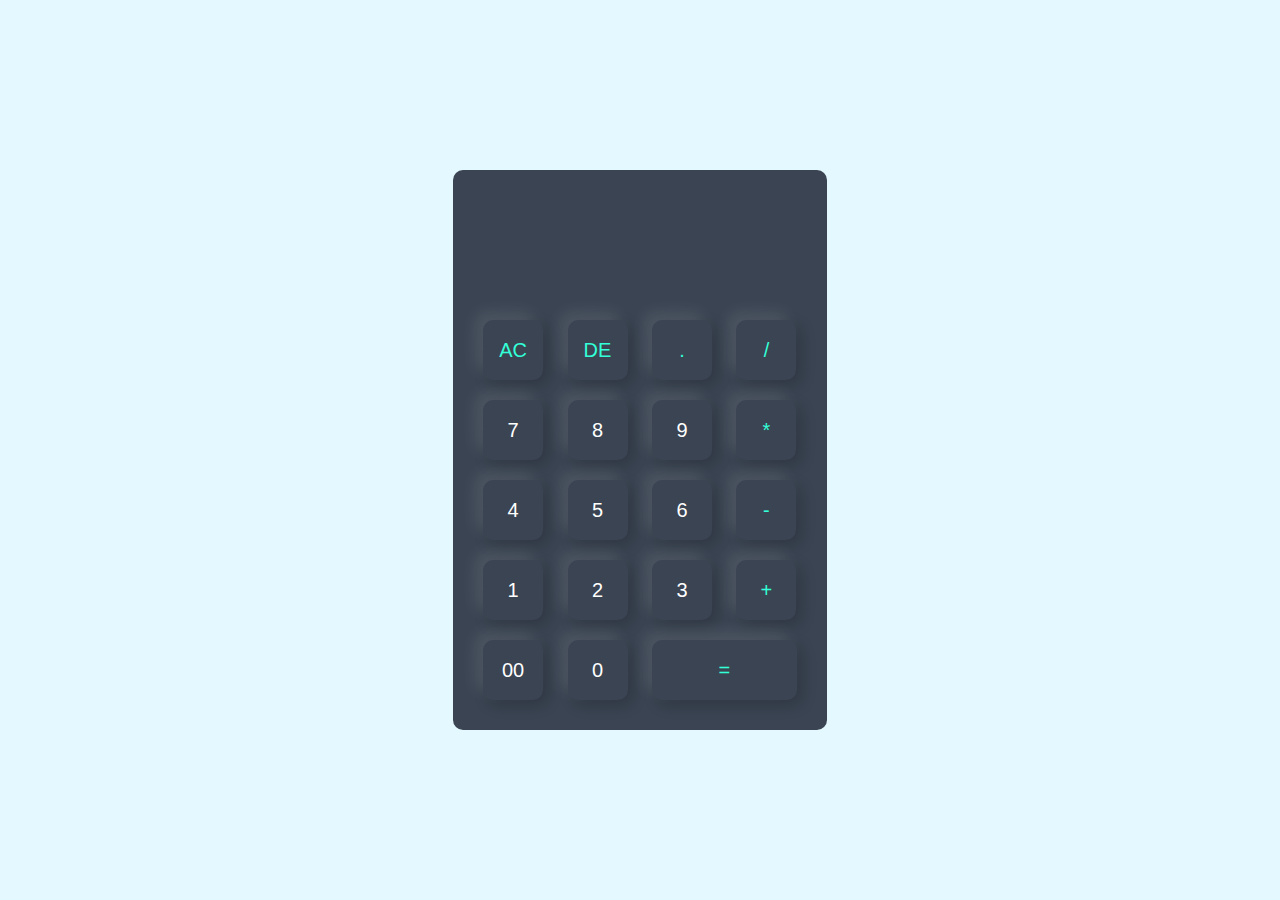
<file: A Calculator/index.html>
<!DOCTYPE html>
<html>
    <head>
        <meta name="viewport" content="width=device-width, initial-scale=1.0">
        <title>Calculator</title>
        <link rel="stylesheet" href="style.css">
    </head>
    <body>
        <div class="container">
            <div class="calculator">
                <form action="">
                    <div class="display">
                        <input type="text" name="display">
                    </div>
                    <div>
                        <input type="button" value="AC" onclick="display.value = ''" class="operator">
                        <input type="button" value="DE" onclick="display.value = display.value.toString().slice(0, -1)" class="operator">
                        <input type="button" value="." onclick="display.value += '.'" class="operator">
                        <input type="button" value="/" onclick="display.value += '/'" class="operator">
                    </div>
                    <div>
                        <input type="button" value="7" onclick="display.value += '7'">
                        <input type="button" value="8" onclick="display.value += '8'">
                        <input type="button" value="9" onclick="display.value += '9'">
                        <input type="button" value="*" onclick="display.value += '*'" class="operator">
                    </div>
                    <div>
                        <input type="button" value="4" onclick="display.value += '4'">
                        <input type="button" value="5" onclick="display.value += '5'">
                        <input type="button" value="6" onclick="display.value += '6'">
                        <input type="button" value="-" onclick="display.value += '-'" class="operator">
                    </div>
                    <div>
                        <input type="button" value="1" onclick="display.value += '1'">
                        <input type="button" value="2" onclick="display.value += '2'">
                        <input type="button" value="3" onclick="display.value += '3'">
                        <input type="button" value="+" onclick="display.value += '+'" class="operator">
                    </div>
                    <div>
                        <input type="button" value="00" onclick="display.value += '00'">
                        <input type="button" value="0" onclick="display.value += '0'">
                        <input type="button" value="=" onclick="display.value = eval(display.value)" class="equal operator" >
                    </div>
                </form>
            </div>
        </div>
        <script>
             
        </script>
    </body>
</html>
</file>
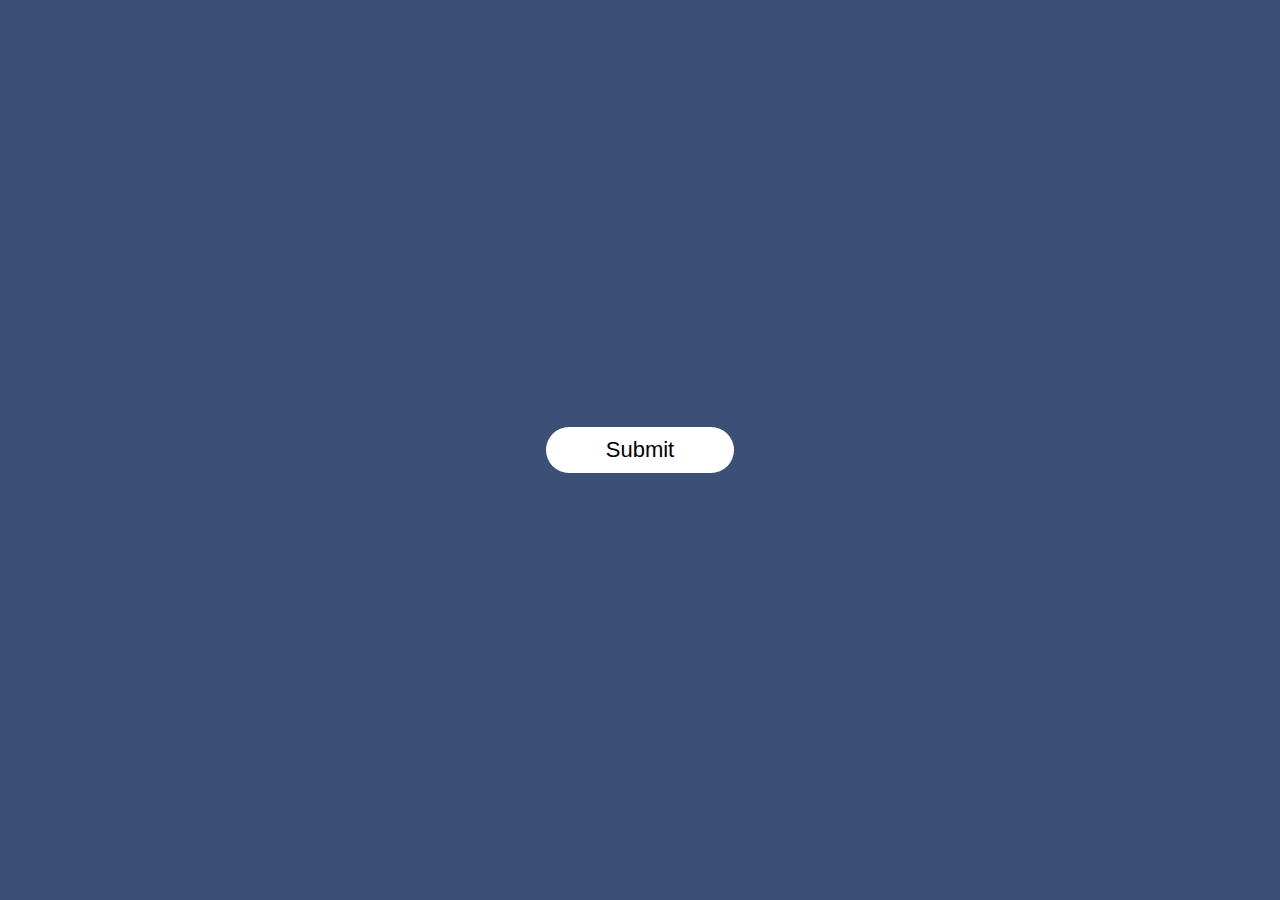
<file: A Popup/index.html>
<!DOCTYPE html>
<html>
    <head>
        <meta name="viewport" content="width=device-width, initial-scale=1.0">
        <title>Popup</title>
        <link rel="stylesheet" href="style.css">
    </head>
    <body>
        <div class="container">
            <button type="submit" class="btn" onclick="openPopup()">Submit</button>
            <div class="popup" id="popup">
                <img src="404-tick.png">
                <h2>Thank You!</h2>
                <p>Your details has been successfully submitted. Thanks!</p>
                <button type="button" onclick="closePopup()">OK</button>
            </div>
        </div>
        <script>
            let popup = document.getElementById("popup")

            function openPopup() {
                popup.classList.add("open-popup")
            }

            function closePopup() {
                popup.classList.remove("open-popup")
            }
        </script>
    </body>
</html>
</file>
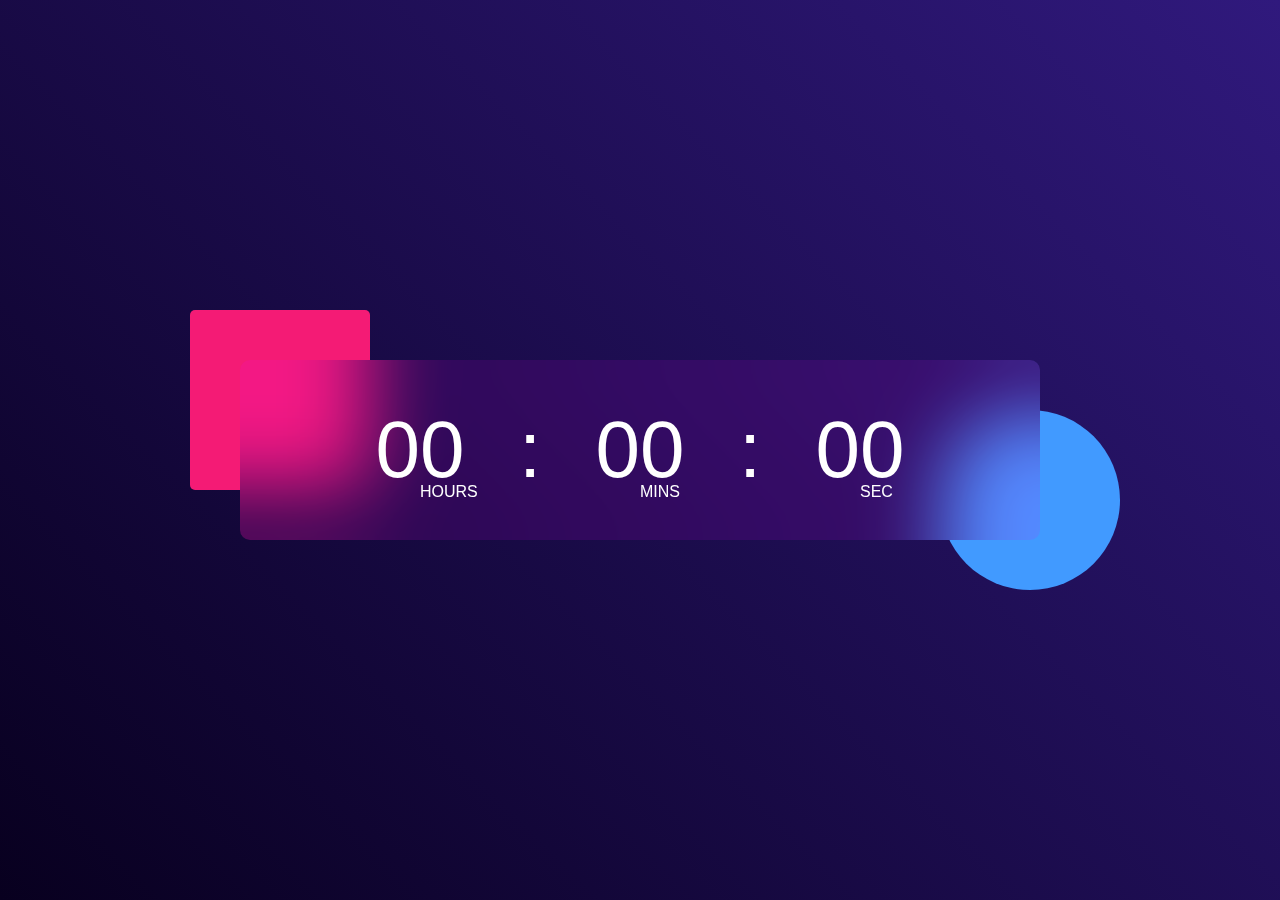
<file: Digital Clock/index.html>
<!DOCTYPE html>
<html>
    <head>
        <meta name="viewport" content="width=device-width, initial-scale=1.0">
        <title>Digital Clock</title>
        <link rel="stylesheet" href="style.css">
    </head> 
    <body>
        <div class="hero">
            <div class="container">
                <div class="clock">
                    <span id="hrs">00</span>
                    <span>:</span>
                    <span id="min">00</span>
                    <span>:</span>
                    <span id="sec">00</span>
                </div>
            </div>
        </div>
        <script>
            let hrs = document.getElementById("hrs");
            let min = document.getElementById("min");
            let sec = document.getElementById("sec");

            setInterval(()=>{
                let currentTime = new Date();

                hrs.innerHTML = (currentTime.getHours() < 10 ? "0" : "") + currentTime.getHours();
                min.innerHTML = (currentTime.getMinutes() < 10 ? "0" : "") + currentTime.getMinutes();
                sec.innerHTML = (currentTime.getSeconds() < 10 ? "0" : "") + currentTime.getSeconds();
            }, 1000)
        </script>
    </body>
</html>
</file>
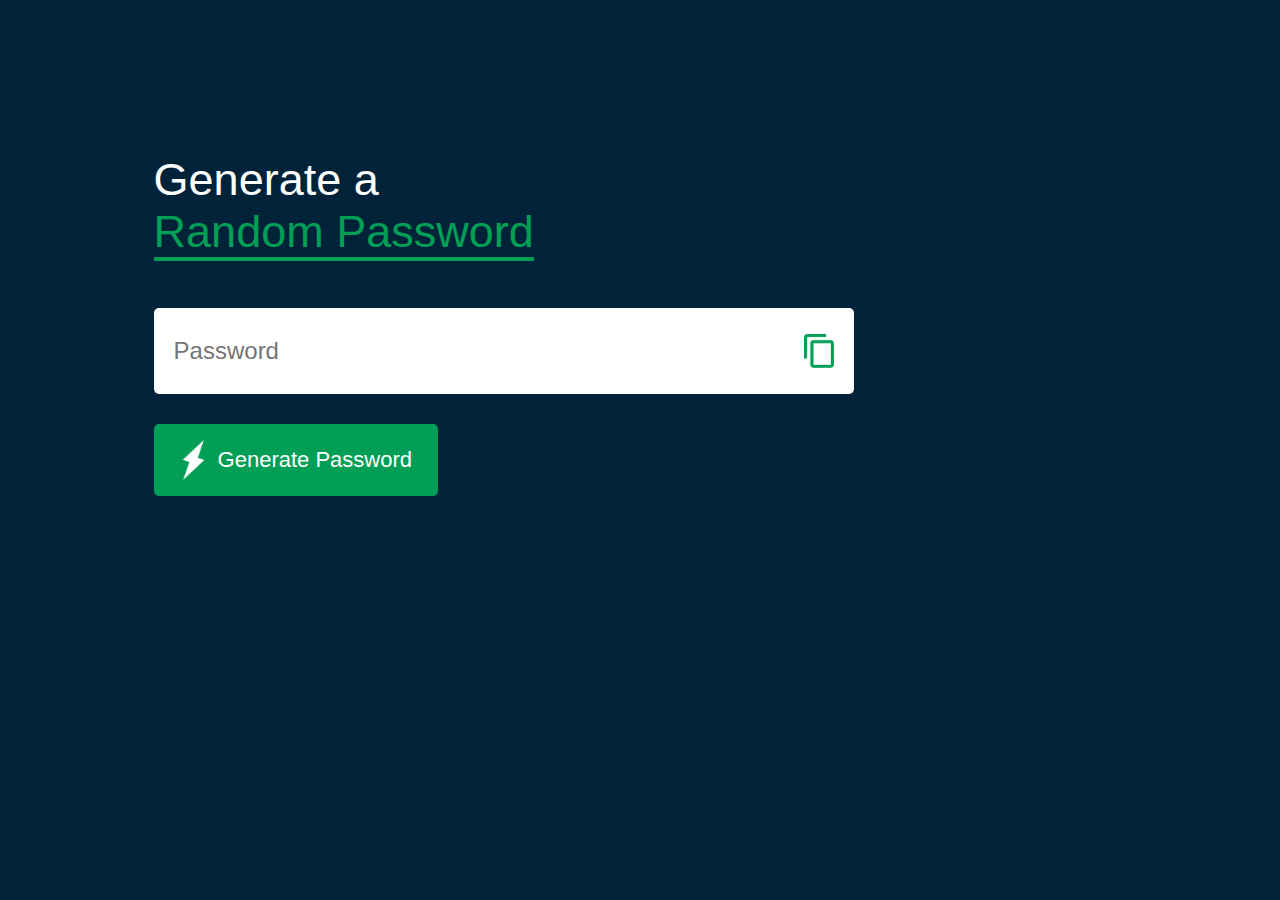
<file: Generate a Random Password/index.html>
<!DOCTYPE html>
<html>
    <head>
        <meta name="viewport" content="width=device-width, initial-scale=1.0">
        <title>Random Password Generator</title>
        <link rel="stylesheet" href="style.css">
    </head>
    <body>
        <div class="container">
            <h1>Generate a<br><span>Random Password</span></h1>
            <div class="display">
                <input type="text" id="password" placeholder="Password">
                <img src="images/copy.png" alt="" onclick="copyPassword()">
            </div>
            <button onclick="createPassword()"><img src="images/generate.png">Generate Password</button>
        </div>
        <script>
            const passwordBox = document.getElementById("password")
            const lenght = 12

            const upperCase = "ABCDEFGHIJKLMNOPQRSTUVWXYZ"
            const lowerCase = "abcdefghijklmnopqrtsuvwxyz"
            const number = "0123456789"
            const symbol = "@#$%^&*()_+-={}|[]:;'<>?,./"

            const allChars = upperCase + lowerCase + number + symbol

            function createPassword() {
                let password = ""

                password += upperCase[Math.floor(Math.random() * upperCase.length)]
                password += lowerCase[Math.floor(Math.random() * lowerCase.length)]
                password += number[Math.floor(Math.random() * number.length)]
                password += symbol[Math.floor(Math.random() * symbol.length)]
                password += upperCase[Math.floor(Math.random() * upperCase.length)]
                password += lowerCase[Math.floor(Math.random() * lowerCase.length)]
                password += number[Math.floor(Math.random() * number.length)]
                password += symbol[Math.floor(Math.random() * symbol.length)]
                password += upperCase[Math.floor(Math.random() * upperCase.length)]
                password += lowerCase[Math.floor(Math.random() * lowerCase.length)]
                password += number[Math.floor(Math.random() * number.length)]
                password += symbol[Math.floor(Math.random() * symbol.length)]

                while (length > password.length) {
                    password += allChars[Math.floor(Math.random() * allChars.length)]
                }

                passwordBox.value = password
            }

            function copyPassword() {
                passwordBox.select();
                document.execCommand("copy");    
            }
        </script>
    </body>
</html>
</file>
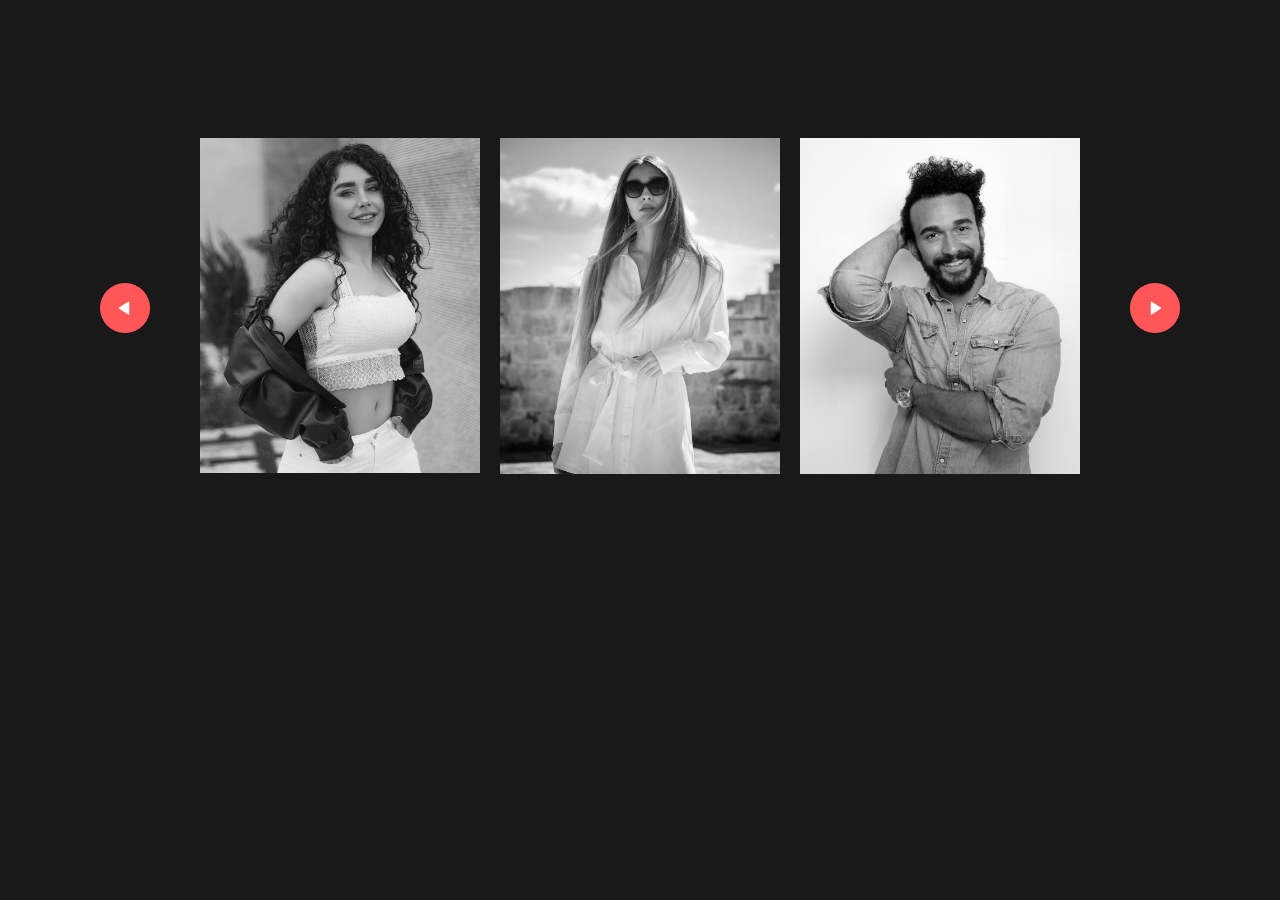
<file: Image Gallery/index.html>
<!DOCTYPE html>
<html>

<head>
    <meta name="viewport" content="width=device-width, initial-scale=1.0">
    <title>Image Gallery</title>
    <link rel="stylesheet" href="style.css">
</head>

<body>
    <div class="gallery-wrap">
        <img src="images/back.png" alt="" id="backBtn">
        <div class="gallery">
            <div>
                <span><img src="images/image-1.png" alt=""></span>
                <span><img src="images/image-2.png" alt=""></span>
                <span><img src="images/image-3.png" alt=""></span>
            </div>
            <div>
                <span><img src="images/image-4.png" alt=""></span>
                <span><img src="images/image-5.png" alt=""></span>
                <span><img src="images/image-6.png" alt=""></span>
            </div>
        </div>
        <img src="images/next.png" alt="" id="nextBtn">
    </div>
    <script>
        let scrollContainer = document.querySelector(".gallery")
        let backBtn = document.getElementById("backBtn")
        let nextBtn = document.getElementById("nextBtn")

        scrollContainer.addEventListener("wheel", (evt) => {
            evt.preventDefault
            scrollContainer.scrollLeft += evt.deltaY
            scrollContainer.style.scrollBehavior = "auto"
        })

        nextBtn.addEventListener("click", ()=> {
            scrollContainer.style.scrollBehavior = "smooth"
            scrollContainer.scrollLeft += 900
        })

        backBtn.addEventListener("click", ()=>{
            scrollContainer.style.scrollBehavior = "smooth"
            scrollContainer.scrollLeft -= 900
        })
    </script>
</body>

</html>
</file>
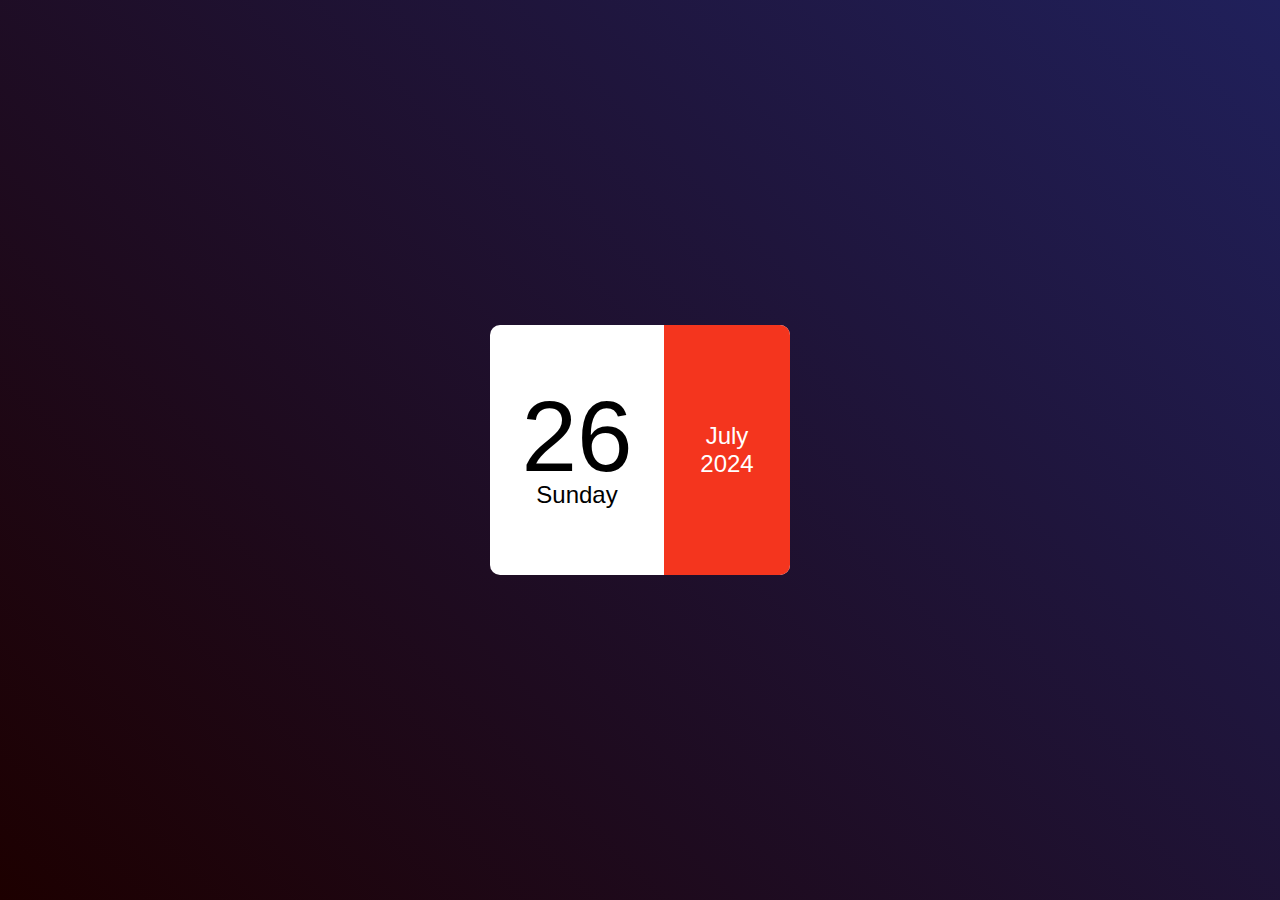
<file: Mini Calendar/index.html>
<!DOCTYPE html>
<html>
    <head>
        <meta name="viewport" content="width=device-width, initial-scale=1.0">
        <title>Mini Calendar</title>
        <link rel="stylesheet" href="style.css">
    </head>
    <body>
        <div class="hero">
            <div class="calendar">
                <div class="left">
                    <p id="date">01</p>
                    <p id="day">Sunday</p>
                </div>
                <div class="right">
                    <p id="month">January</p>
                    <p id="year">2024</p>
                </div>
            </div>
        </div>
        <script>
            const date = document.getElementById("date")
            const day = document.getElementById("day")
            const month = document.getElementById("month")
            const year = document.getElementById("year")

            const today = new Date();

            const weekDays = ["Sunday", "Monday", "Tuesday", "Wednesday", "Thursday", "Friday", "Saturday"]
            const allMonts = ["January", "February", "March", "April", "May", "June", "July", "August", "September", "October", "November", "December"]
 
            date.innerHTML = (today.getDate() < 10 ? "0" : "") + today.getDate();
            day.innerHTML = weekDays[today.getDay()];
            month.innerHTML = allMonts[today.getMonth()];
            year.innerHTML = year.getFullYear();
        </script>
    </body>
</html>
</file>
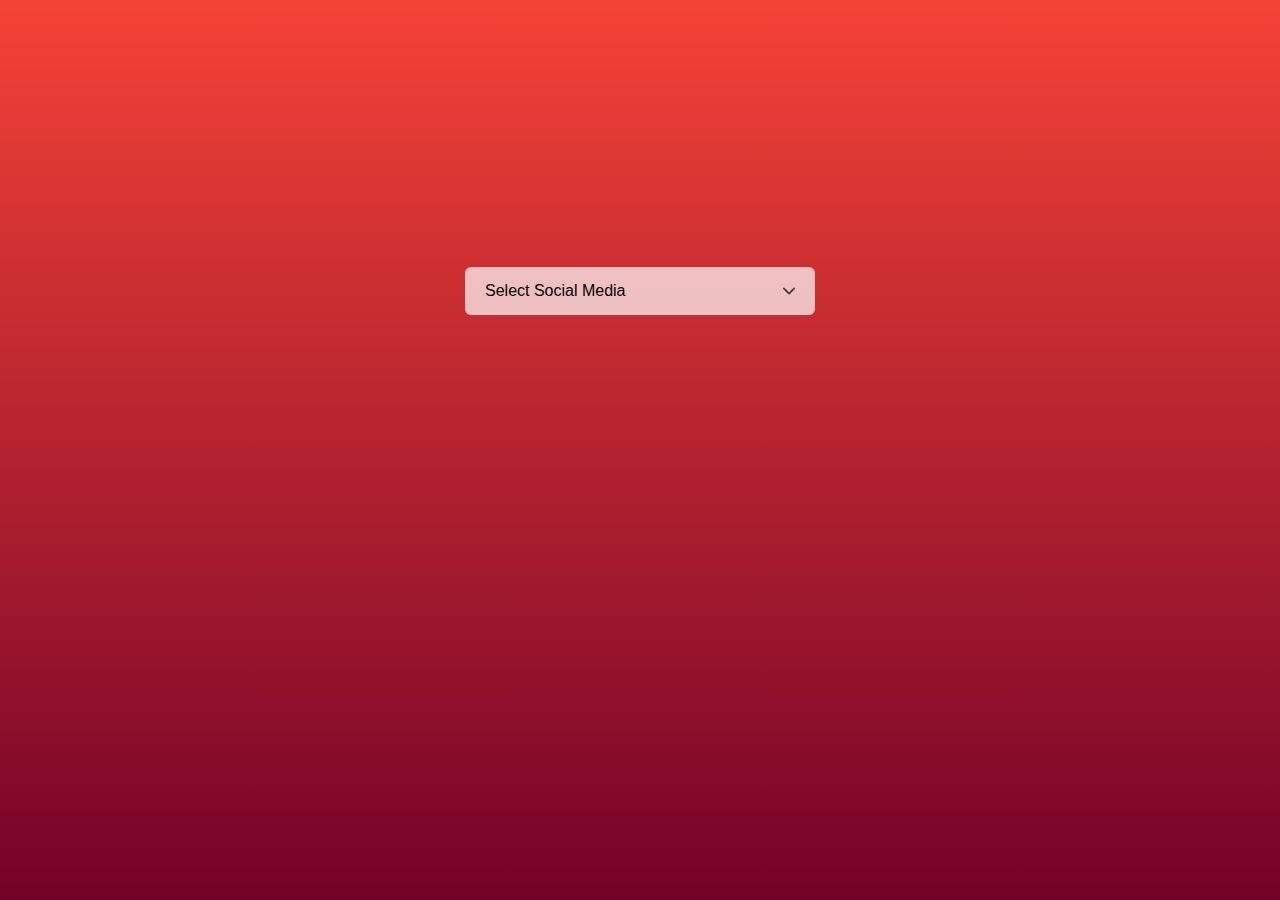
<file: Select Menu/index.html>
<!DOCTYPE html>
<html>
    <head>
        <title>Select Menu</title>
        <link rel="stylesheet" href="style.css">
    </head>
    <body>
        <div class="hero">
            <div class="selector">
                <div id="selectField">
                    <p id="selectText">Select Social Media</p>
                    <img src="SelectMenu_Img/arrow.png" id="arrowIcon">
                </div>
                <ul id="list" class="hide">
                    <li class="options">
                        <img src="SelectMenu_Img/facebook.png">
                        <p>Facebook</p>
                    </li>
                    <li class="options">
                        <img src="SelectMenu_Img/youtube.png">
                        <p>Youtube</p>
                    </li>
                    <li class="options">
                        <img src="SelectMenu_Img/instagram.png">
                        <p>Instagram</p>
                    </li>
                    <li class="options">
                        <img src="SelectMenu_Img/twitter.png">
                        <p>Twitter</p>
                    </li>
                    <li class="options">
                        <img src="SelectMenu_Img/pinterest.png">
                        <p>Printerest</p>
                    </li>
                    <li class="options">
                        <img src="SelectMenu_Img/whatsapp.png">
                        <p>WhatsApp</p>
                    </li>
                </ul>
            </div>
        </div>
        <script>

            var selectField = document.getElementById("selectField");
            var selectText = document.getElementById("selectText");
            var options = document.getElementsByClassName("options");
            var list = document.getElementById("list");
            var arrowIcon = document.getElementById("arrowIcon");

            selectField.onclick = function() {
                list.classList.toggle("hide");
                arrowIcon.classList.toggle("rotate");
            }

            for (option of options) {
                option.onclick = function() {
                    selectText.innerHTML = this.textContent;
                    list.classList.toggle("hide");
                    arrowIcon.classList.toggle("rotate");
                }
            }

        </script>     
    </body>
</html>
</file>
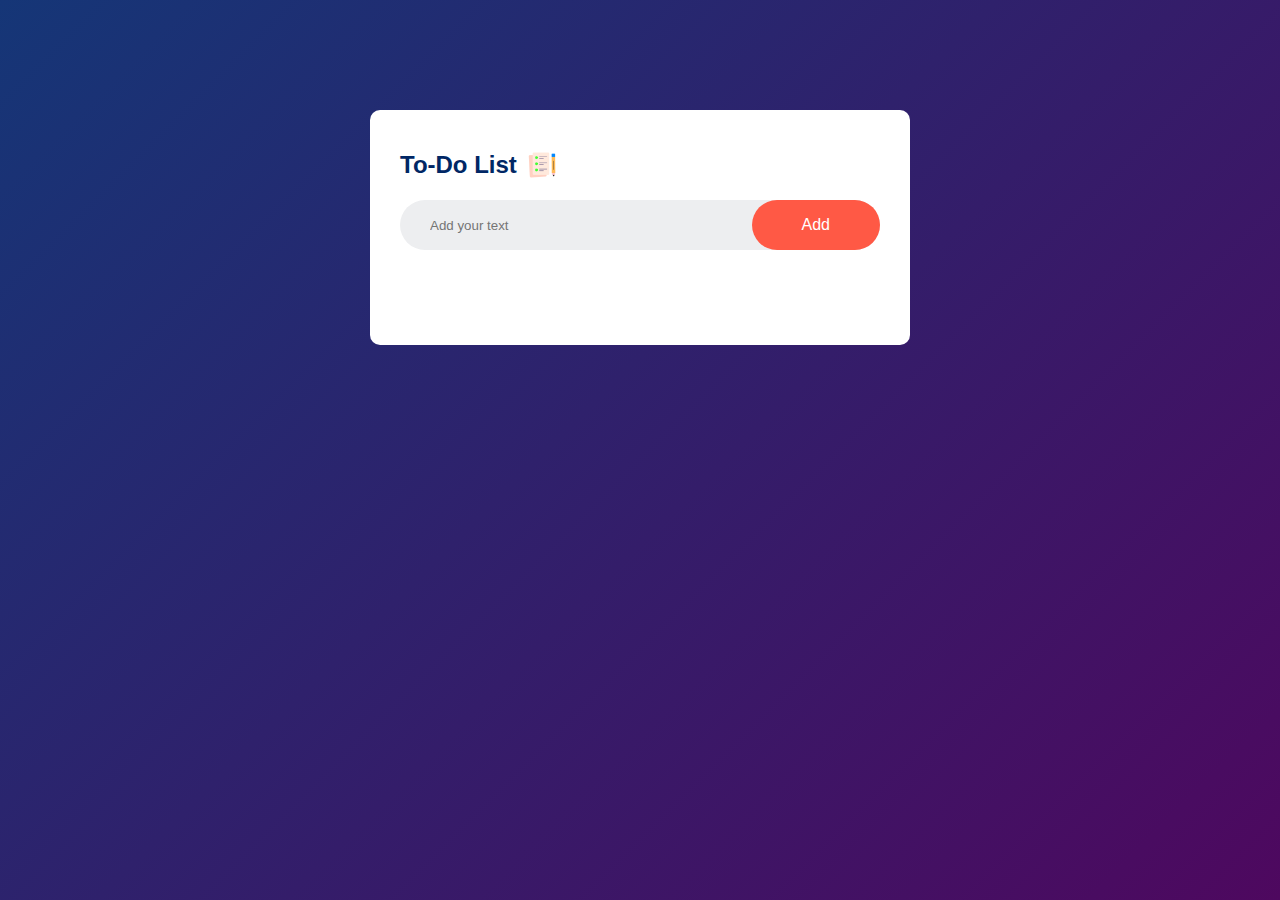
<file: To-Do List/index.html>
<!DOCTYPE html>
<html>
    <head>
        <meta name = "viewport" content="width=device-width, initial-scale=1">
        <title>To-Do List</title>
        <link rel="stylesheet" href="style.css">
    </head>
    <body>
        <div class="container">
            <div class="todo-app">
                <h2>To-Do List <img src="images/icon.png"></h2>
                <div class="row">
                    <input type="text" id="input-box" placeholder="Add your text">
                    <button onclick="addTask()">Add</button>
                </div>
                <ul id="list-container">
                    <!-- <li class="checked">Task 1</li>
                    <li>Task 2</li>
                    <li>Task 3</li> -->
                </ul>
            </div>
        </div>
        <script src="script.js"></script>
    </body>
</html>
</file>
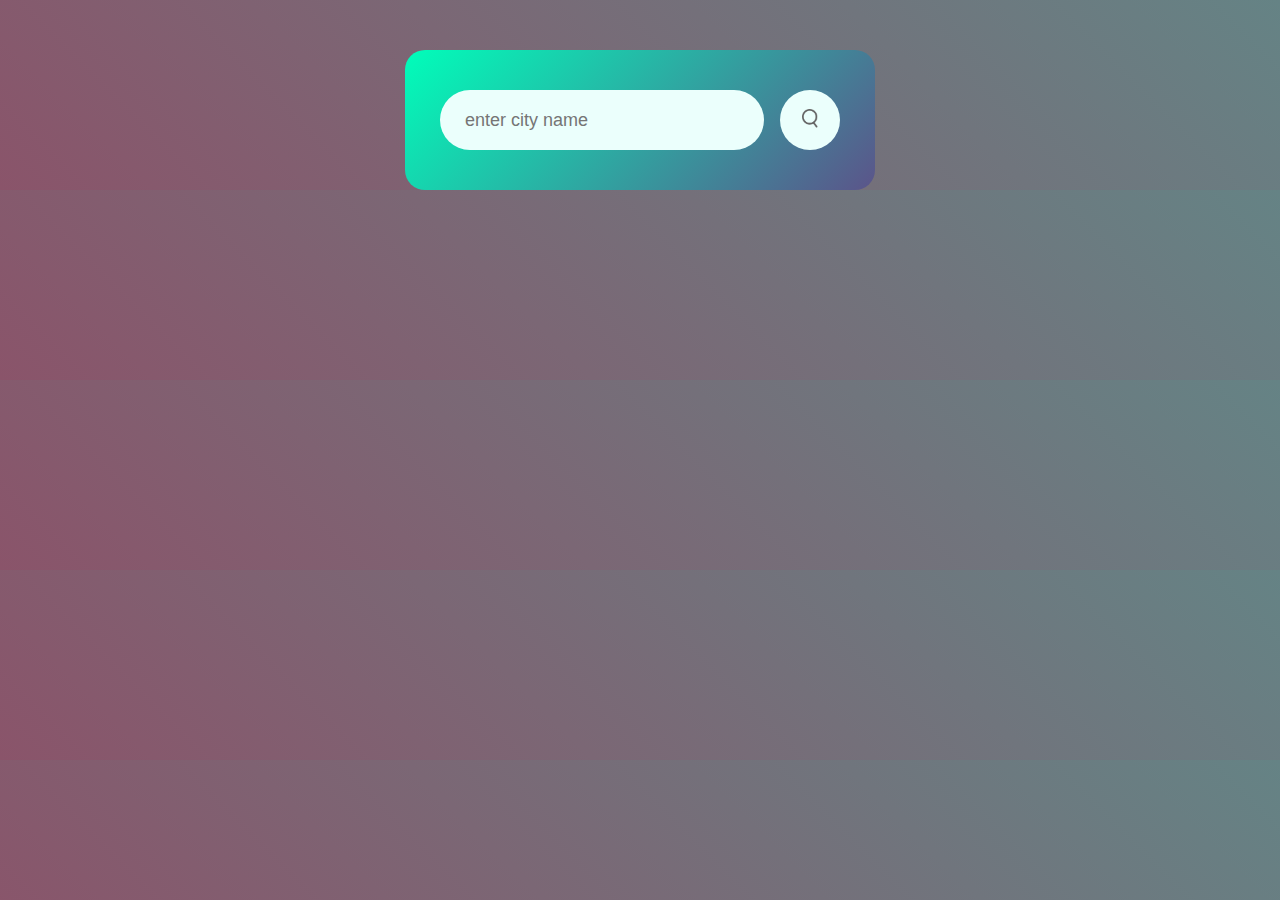
<file: Weather/index.html>
<!DOCTYPE html>
<html>
    <head>
        <meta name="viewport" content="width=device-width, initial-scale=1.0">
        <title>Weather App</title>
        <link rel="stylesheet" href="style.css">
    </head>
    <body>
        <div class="card">
            <div class="search">
                <input type="text" placeholder="enter city name" spellcheck="false">
                <button><img src="images/search.png" alt=""></button>
            </div>
            <div class="error">
                <p>Invalid city name</p>
            </div>
            <div class="weather">
                <img src="images/rain.png" alt="" class="weather-icon">
                <h1 class="temp">22°C</h1>
                <h2 class="city">New York</h2>
                <div class="details">
                    <div class="col">
                        <img src="images/humidity.png" alt="">
                        <div>
                            <p class="humidity">50%</p>
                            <p>Humidity</p>
                        </div>
                    </div>
                    <div class="col">
                        <img src="images/wind.png" alt="">
                        <div>
                            <p class="wind">15 km/h</p>
                            <p>Wind Speed</p>
                        </div>
                    </div>
                </div>
            </div>
        </div>
        <script>
            const apiKey = "65945458309f2fc7fd48c7ae152bcef9"
            const apiUrl = "https://api.openweathermap.org/data/2.5/weather?units=metric&q="

            const searchBox = document.querySelector(".search input")
            const searchBtn = document.querySelector(".search button")
            const weatherIcon = document.querySelector(".weather-icon")

            async function checkWeather(city) {
                const respone = await fetch(apiUrl + city + `&appid=${apiKey}`)
              
                if (respone.status == 404) {
                    document.querySelector(".error").style.display = "block"
                    document.querySelector(".weather").style.display = "none"
                } else {

                var data = await respone.json();

                document.querySelector(".city").innerHTML = data.name
                document.querySelector(".temp").innerHTML = Math.round(data.main.temp) + "°C"
                document.querySelector(".humidity").innerHTML = data.main.humidity + "%"
                document.querySelector(".wind").innerHTML = data.wind.speed + " km/h"

                if (data.weather[0].main == "Clouds") {
                    weatherIcon.src = "images/clouds.png"
                } else if (data.weather[0]. main = "Clear") {
                    weatherIcon.src = "images/clear.png"
                } else if (data.weather[0]. main = "Rain") {
                    weatherIcon.src = "images/rain.png"
                } else if (data.weather[0]. main = "Drizzle") {
                    weatherIcon.src = "images/drizzle.png"
                } else if (data.weather[0]. main = "Mist") {
                    weatherIcon.src = "images/mist.png"
                }

                document.querySelector(".weather").style.display = "block"
                document.querySelector(".error").style.display = "none"
               }
            }

            searchBtn.addEventListener("click", ()=>{
                checkWeather(searchBox.value)
            })

            checkWeather();
        </script>
    </body>
</html>
</file>
<file: A Calculator/style.css>
*{
    margin: 0;
    padding: 0;
    font-family: 'Poppins', sans-serif;
    box-sizing: border-box;
}

.container{
    width: 100%;
    height: 100vh;
    background: #e3f9ff;
    display: flex;
    align-items: center;
    justify-content: center;
}

.calculator{
    background: #3a4452;
    padding: 20px;
    border-radius: 10px;
}

.calculator form input{
    border: 0;
    outline: 0;
    width: 60px;
    height: 60px;
    border-radius: 10px;
    box-shadow: -8px -8px 15px rgba(255, 255, 255, 0.1), 5px 5px 15px rgba(0, 0, 0, 0.2);
    background: transparent;
    font-size: 20px;
    color: #fff;
    cursor: pointer;
    margin: 10px;
}

form .display{
    display: flex;
    justify-content: flex-end;
    margin: 20px 0;
}

form .display input{
    text-align: right;
    flex: 1;
    font-size: 45px;
    box-shadow: none;
}

form input.equal{
    width: 145px;
}

form input.operator{
    color: #33ffd8;
}
</file>
<file: A Popup/style.css>
*{
    margin: 0;
    padding: 0;
    box-sizing: border-box;
    font-family: 'Poppins', sans-serif;
}

.container{
    width: 100%;
    height: 100vh;
    background: #3c5077;
    display: flex;
    align-items: center;
    justify-content: center;
}

.btn{
    padding: 10px 60px;
    background: #fff;
    border: 0;
    outline: none;
    cursor: pointer;
    font-size: 22px;
    font-weight: 500;
    border-radius: 30px;
}

.popup{
    width: 400px;
    background: #fff;
    border-radius: 6px;
    position: absolute;
    top: 0;
    left: 50%;
    transform: translate(-50%, -50%) scale(0.1);
    text-align: center;
    padding: 0 30px 30px;
    color: #333;
    visibility: hidden;
    transition: transform 0.4s, top 0.4s;
}

.open-popup{
    visibility: visible;
    top: 50%;
    transform: translate(-50%, -50%) scale(1);
}

.popup img{
    width: 100px;
    margin-top: -50px;
    border-radius: 50%;
    box-shadow: 0 2px 5px rgba(0, 0, 0, 0.2);
}

.popup h2{
    font-size: 38px;
    font-weight: 500;
    margin: 30px 0 10px;
}

.popup button{
    width: 100%;
    margin-top: 50px;
    padding: 10px 0;
    background: #6fd649;
    color: #fff;
    border: 0;
    outline: none;
    font-size: 18px;
    border-radius: 4px;
    cursor: pointer ;
    box-shadow: 0 5px 5px rgba(0, 0, 0, 0.2);
}
</file>
<file: Digital Clock/style.css>
*{
    margin: 0;
    padding: 0;
    font-family: 'Poppins', sans-serif;
    box-sizing: border-box;
}

.hero{
    width: 100%;
    min-height: 100vh;
    background: linear-gradient(45deg, #08001f, #30197d);
    color: #fff;
    position: relative;
}

.container{
    width: 800px;
    height: 180px;
    position: absolute;
    top: 50%;
    left: 50%;
    transform: translate(-50%, -50%);
}

.clock{
    width: 100%;
    height: 100%;
    background: rgba(235, 0, 255, 0.11);
    border-radius: 10px;
    display: flex;
    align-items: center;
    justify-content: center;
    backdrop-filter: blur(40px);
}

.container::before{
    content: '';
    width: 180px;
    height: 180px;
    background: #f41b75;
    border-radius: 5px;
    position: absolute;
    left: -50px;
    top: -50px;
    z-index: -1;  
}

.container::after{
    content: '';
    width: 180px;
    height: 180px;
    background: #419aff;
    border-radius: 50%; 
    position: absolute;
    left: 700px;
    top: 50px;
    z-index: -1;  
}

.clock span{
    font-size: 80px;
    width: 110px;
    display: inline-block;
    text-align: center;
    position: relative;
}

.clock span::after{
    font-size: 16px;
    position: absolute;
    bottom: -5px;
    left: 50%;
}

#hrs::after{
    content: 'HOURS';
}

#min::after{
    content: 'MINS';
}

#sec::after{
    content: 'SEC';
}
</file>
<file: Generate a Random Password/style.css>
*{
    margin: 0;
    padding: 0;
    font-family: 'Poppins', sans-serif;
    box-sizing: border-box;
}

body{
    background: #002339;
    color: #fff;
}

.container{
    margin: 12%;
    width: 90%;
    max-width: 700px;
}
                
.display{
    width: 100%;
    margin-bottom: 30px;
    margin-top: 50px;
    background: #fff;
    color: #333;
    display: flex;
    align-items: center;
    justify-content: space-between;
    padding: 26px 20px;
    border-radius: 5px;
}

.container h1{
    font-weight: 500;
    font-size: 45px;
}

.container h1 span{
    color: #019f55;
    border-bottom: 4px solid #019f55;
}

.display img{
    width: 30px;
    cursor: pointer;
}

.display input{
    border: 0;
    outline: 0;
    font-size: 24px;
}

.container button img{
    width: 28px;
    margin-right: 10px;
}

.container button{
    border: 0;
    outline: 0;
    background: #019f55;
    color: #fff;
    font-size: 22px;
    font-weight: 300;
    display: flex;
    align-items: center;
    justify-content: center;
    padding: 16px 26px;
    border-radius: 5px;
    cursor: pointer;
}
</file>
<file: Image Gallery/style.css>
*{
    margin: 0;
    padding: 0;
    font-family: 'Poppins', sans-serif;
    box-sizing: border-box;
}

body{
    background: #191919;
}

.gallery{
    width: 900px;
    display: flex;
    overflow-x: scroll;
}

.gallery div{
    width: 100%;
    display: grid;
    grid-template-columns: auto auto auto;
    grid-gap: 20px;
    padding: 10px;
    flex: none;
}

.gallery div img{
    width: 100%;
    filter: grayscale(100%);
    transition: transform 0.5s;
}

.gallery::-webkit-scrollbar{
    display: none;
}

.gallery-wrap{
    display: flex;
    align-items: center;
    justify-content: center;
    margin: 10% auto;
}

#backBtn, #nextBtn{
    width: 50px;
    cursor: pointer;
    margin: 40px;
}

.gallery div img:hover{
    filter: grayscale(0);
    cursor: pointer;
    transform: scale(1.1);
}
</file>
<file: Mini Calendar/style.css>
*{
    margin: 0;
    padding: 0;
    font-family: 'Poppins', sans-serif;
    box-sizing: border-box;
}

.hero{
    width: 100%;
    min-height: 100vh;
    background: linear-gradient(45deg, #1d0000, #20205b);
    display: flex;
    align-items: center;
    justify-content: center;
}

.calendar{
    width: 300px;
    height: 250px;
    background: #fff;
    display: flex;
    align-items: center;
    border-radius: 10px;
}

.left, .right{
    height: 100%;
    display: flex;
    align-items: center;
    justify-content: center;
    flex-direction: column;
    font-size: 24px;
}

.right{
    width: 42%;
    background: #f4351e;
    color: #fff;
    border-top-right-radius: 10px;
    border-bottom-right-radius: 10px;
}

.left{
    width: 58%;
}

#date{
    font-size: 100px;
    line-height: 90px;
}
</file>
<file: Select Menu/style.css>
*{
    margin: 0;
    padding: 0;
    font-family: sans-serif;
}

.hero{
    width: 100%;
    height: 100vh;
    background-image: linear-gradient(#f44336, #730228);
    display: flex;
    align-items: center;
    justify-content: center;
}

.selector{
    width: 350px;
}

#selectField{
    width: 100%;
    padding: 15px 20px;
    margin-bottom: 30px;
    box-sizing: border-box;
    background: rgba(255, 255, 255, 0.7);
    border-radius: 6px;
    display: flex;
    align-items: center;
    justify-content: space-between;
    cursor: pointer; /* được sử dụng để thay đổi con trỏ chuột thành biểu tượng hình bàn tay khi người dùng di chuyển chuột qua một phần tử trên trang web */
}

#selectField img{
    width: 12px;
    transition: transform 0.5s;
}

#list{
    width: 100%;
    background: rgba(255, 255, 255, 0.7);
    border-radius: 6px;
    overflow: hidden;
}

.options{
    width: 100%;
    padding: 15px 0 15px 70px;
    list-style: none;
    cursor: pointer;
    box-sizing: border-box;
    position: relative;
}

.options img {
    width: 25px;
    position: absolute;
    top: 12px;
    left: 25px;
}

.options:hover{
    background: rgba(255, 255, 255, 0.7);
}

.hide{
    visibility: hidden;
}

.rotate{
    transform: rotate(180deg);
}
</file>
<file: To-Do List/style.css>
*{
    margin: 0;
    padding: 0;
    font-family: 'Poppins', sans-serif;
    box-sizing: border-box;
}

.container{
    width: 100%;
    min-height: 100vh;
    background: linear-gradient(135deg, #153677, #4e085f);
    padding: 10px;
}

.todo-app{
    width: 100%;
    max-width: 540px;
    background: #fff;
    margin: 100px auto 20px;
    padding: 40px 30px 70px;
    border-radius: 10px;
}

.todo-app h2{
    color: #002765;
    display: flex;
    align-items: center;
    margin-bottom: 20px;
}

.todo-app h2 img{
    width: 30px;
    margin-left: 10px;
}

.row{
    display: flex;
    align-items: center;
    justify-content: space-between;
    background: #edeef0;
    border-radius: 30px;
    padding-left: 20px;
    margin-bottom: 25px;
}

input{
    flex: 1;
    border: none;
    outline: none;
    background: transparent;
    padding: 10px;
    font-weight: 14px;
}

button{
    border: none;
    outline: none;
    padding: 16px 50px;
    background: #ff5945;
    color: #fff;
    font-size: 16px;
    cursor: pointer;
    border-radius: 40px;
}

ul li{
    list-style: none;
    font-size: 17px;
    padding: 12px 8px 12px 50px;
    user-select: none;
    cursor: pointer;
    position: relative;
}

ul li::before{
    content: '';
    position: absolute;
    height: 28px;
    width: 28px;
    border-radius: 50%;
    background-image: url(images/unchecked.png);
    background-size: cover;
    background-position: center;
    top: 12px;
    left: 8px;
}

ul li.checked{
    color: #555;
    text-decoration: line-through;
}

ul li.checked::before{
    background-image: url(images/checked.png);
}

ul li span{
    position: absolute;
    right: 0;
    top: 5px;
    width: 40px;
    height: 40px;
    font-size: 22px;
    color: #555;
    line-height: 40px;
    text-align: center;
    border-radius: 50%;
}

ul li span:hover{
    background: #edeef0;
}
</file>
<file: Weather/style.css>
*{
    margin: 0;
    padding: 0;
    font-family: 'Poppins', sans-serif;
    box-sizing: border-box;
}

body{
    background: linear-gradient(45deg, #8a546a, #658385);
}

.card{
    width: 90%;
    max-width: 470px;
    background: linear-gradient(135deg, #00feba, #5b548a);
    color: #fff;
    margin: 50px auto 0;
    border-radius: 20px;
    padding: 40px 35px;
    text-align: center;
}

.search{
    width: 100%;
    display: flex;
    align-items: center;
    justify-content: space-between;
}

.search input{
    border: 0;
    outline: 0;
    background: #ebfffc;
    color: #555;
    padding: 10px 25px;
    height: 60px;
    border-radius: 30px;
    flex: 1;
    margin-right: 16px;
    font-size: 18px;
}

.search button{
    border: 0;
    outline: 0;
    background: #ebfffc;
    border-radius: 50%;
    width: 60px;
    height: 60px;
    cursor: pointer;
}

.search button img{
    width: 16px;
}

.weather-icon{
    width: 170px;
    margin-top: 30px;
}

.weather h1{
    font-size: 80px;
    font-weight: 500;
}

.weather h2{
    font-size: 45px;
    font-weight: 400;
    margin-top: -10;
}

.details{
    display: flex;
    align-items: center;
    justify-content: space-between;
    padding: 0 20px;
    margin-top: 50px;
}

.col{
    display: flex;
    align-items: center;
    text-align: left;
}

.col img{
    width: 40px;
    margin-right: 10px;
}

.humidity, .wind{
    font-size: 28px;
    margin-top: -6px;
} 

.weather {
    display: none;
}

.error{
    text-align: left;
    margin-left: 10px;
    font-size: 14px;
    margin-top: 10px;
    display: none;
}
</file>
